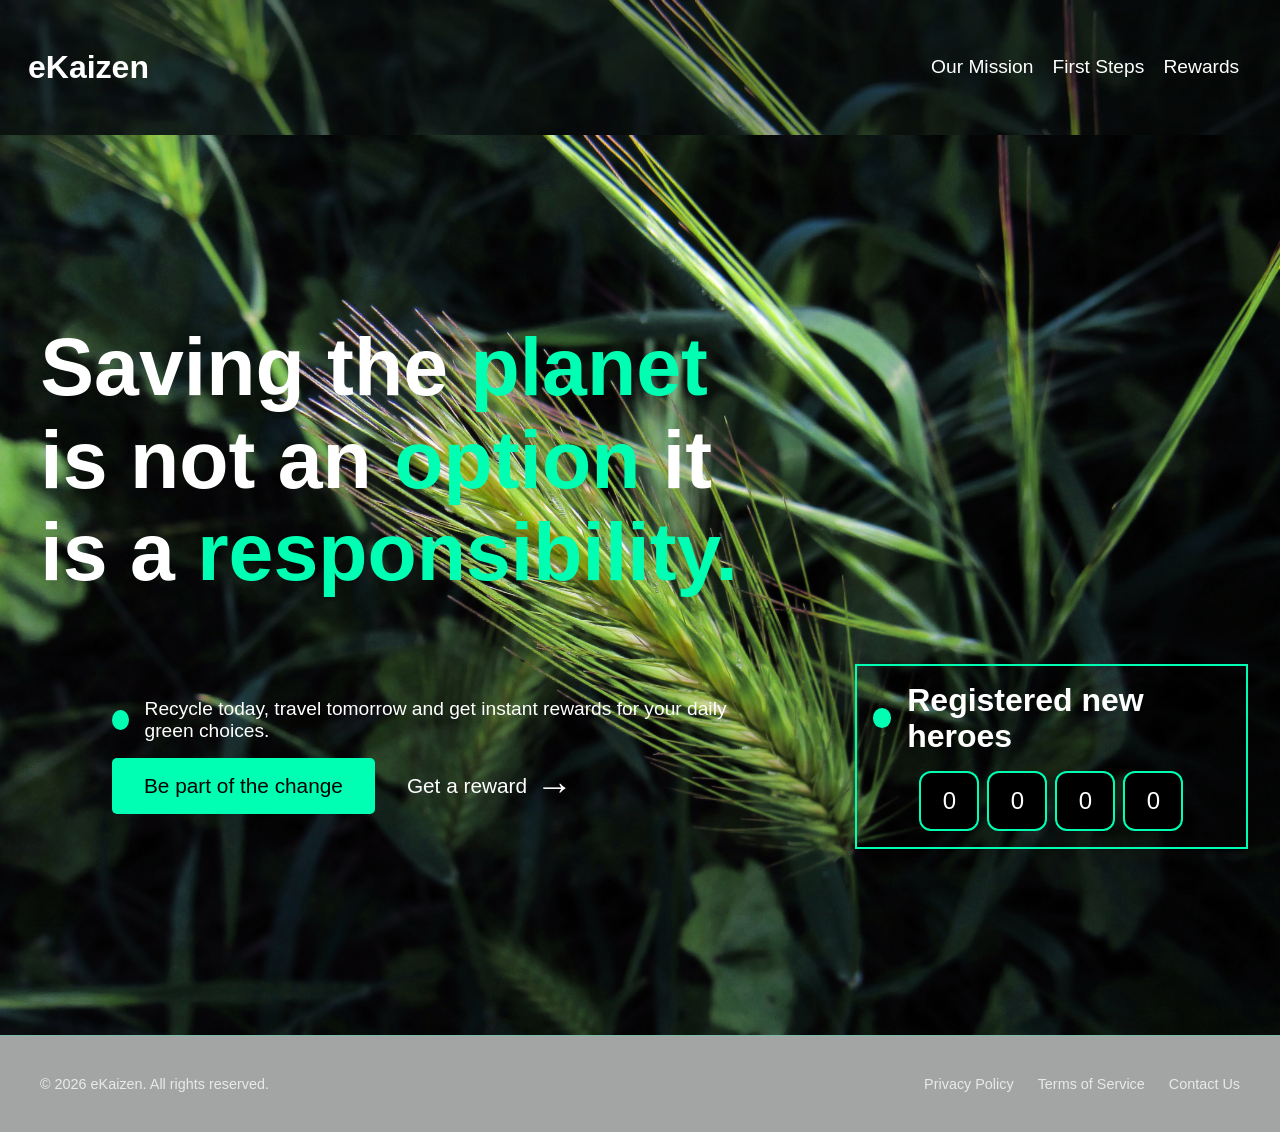
<file: frontend/index.html>
<!doctype html>
<html lang="en">
  <head>
    <meta charset="UTF-8" />
    <meta name="viewport" content="width=device-width, initial-scale=1.0" />
    <!-- links to the style sheet and script -->
    <link rel="stylesheet" href="assets/css/style.css" />
    <link rel="stylesheet" href="assets/css/normalize.css" />
    <title>eKaizen</title>
  </head>
  <body>
    <header class="hero">
      <div class="herocontainer">
        <h1 class="hero_title">eKaizen</h1>

        <nav class="hero_navbar">
          <a class="nav-link" class="linkHover" href="#">Our Mission</a>
          <a class="nav-link" class="linkHover" href="#">First Steps</a>
          <a class="nav-link" class="linkHover" href="#">Rewards</a>
        </nav>
      </div>
    </header>

    <main class="main">
      <div class="maincontainer">
        <div class="title_main_container">
          <h1 class="main_title">
            Saving the <span class="keyword">planet</span> is not an
            <span class="keyword">option</span> it is a
            <span class="keyword">responsibility.</span>
          </h1>
        </div>

        <div class="main_content">
          <div class="aside_content">
            <div class="aside_intro">
              <span class="bullet"></span>
              <p class="main_text">
                Recycle today, travel tomorrow and get instant rewards for your
                daily green choices.
              </p>
            </div>

            <div class="asside_bottom">
              <button class="btn_main">
                <a href="#" class="btn_main_link">Be part of the change</a>
              </button>
              <a href="#" class="reward_link">
                Get a reward <span class="reward_arrow" aria-hidden="true">→</span>
              </a>
            </div>
          </div>

          <div class="counter_container">
            <div class="txt_counter">
              <span class="bullet"></span>
              <h2 class="counter_title">Registered new heroes</h2>
            </div>

            <div class="digits">
              <span class="digit" id="digit1">0</span>
              <span class="digit" id="digit2">0</span>
              <span class="digit" id="digit3">0</span>
              <span class="digit" id="digit3">0</span>
            </div>
          </div>
        </div>
      </div>
    </main>

    <footer class="footer">
      <div class="footer_inner">
        <p class="footer_copyright">© 2026 eKaizen. All rights reserved.</p>
        <nav class="footer_links" aria-label="Footer">
          <a href="#">Privacy Policy</a>
          <a href="#">Terms of Service</a>
          <a href="#">Contact Us</a>
        </nav>
      </div>
    </footer>
  </body>
</html>
</file>
<file: frontend/assets/css/style.css>
/*the fonts are included in the fonts folder*/

:root{
    --background-color: #0c101260;
    --shineGreen-color: #00ffb2;
    --darkGreen-color: #108966;
}
*{
    margin: 0;
    padding: 0;    
    box-sizing: border-box; 
}

html{
    overscroll-behavior-y: none;
}

h1{
    color: white;
}

body{
    background-image: url(../img/bg.webp);
    background-size: cover;
    background-position: cover;
    background-attachment: fixed;
    object-fit: cover;
    background-repeat: no-repeat;
    background-size: cover;
    height: 100vh;
}

/*hero section*/
.hero{
    width: 100%;
    height: 15vh;
    display: flex;
    flex-direction: column;
    justify-content: center;
    align-items: center;
    padding:.5em;
    background-color: var(--background-color);
}

.herocontainer{
    width: 100%;
    height: 100%;
    display: flex;
    justify-content: space-between;
    align-items: center;
    padding: 0px 20px;
}

.hero_title{
    font-size: 2rem;
    color: white;
    font-family: 'Poppins', sans-serif;
}

.hero_navbar{
    display: flex;
    justify-content: space-around;
    align-items: center;
    padding: .2em;
}

.nav-link{
    text-decoration: none;
    color: white;
    font-family: 'Poppins', sans-serif;
    font-size: 1.2rem;
    padding: .5em;
    transition: all 0.02s ease-in-out;
}

.nav-link:hover{
    text-decoration: underline;
    color: var(--special-text-color);
    transform: scale(1.02);
}
/*main section*/
.main{
    width: 100%;
    min-height: 100vh;
    background-image: url(../img/bg.jpg);
    background-size: cover;
    background-position: center;
    display: flex;
    justify-content: center;
    align-items: center;
}
.maincontainer{
    width: 100%;
    display: flex;
    flex-direction: column;
    align-items: center;
}
.title_main_container{
    position: relative;
    z-index: 3;
    min-width: 1100px;
    width: 100%;
}
.main_title{
    font-size: clamp(5rem, 6.3vw, 6.5rem);
    color: white;
    font-family: 'Poppins', sans-serif;
    text-align: left;
    padding:0 6em 0.8em .5em;
    margin-top: 0;
    margin-bottom: 0;
}

.keyword{
    color: var(--shineGreen-color);
}

.main_content{
    width: 100%;
    position: relative;
    padding-right: 2em;
    padding-left: 2em;
    display: flex;
    flex-direction: row;
    align-items: center;
    justify-content: flex-start;
    gap: 4vw;
}

.aside_content{
    display: flex;
    flex-direction: column;
    align-items: flex-start;
    gap: 1em;
    padding-left: 5em ;
}

.aside_intro{
    width: 90%;
    display: flex;
    flex-direction: row;
    align-items: center;
    gap: 1em;
}
.bullet{
    display:inline-block;
    width: 20px;
    height: 20px;
    border-radius: 50%;
    background-color: var(--shineGreen-color);
}

.main_text{
    color: white;
    font-family: 'Poppins', sans-serif;
    font-size: 1.2rem;
    text-align: left;
}

.asside_bottom{
    display: flex;
    flex-direction: row;
    justify-content: flex-start;
    align-items: center;
    gap: 2em;
}

.btn_main{
    background-color: var(--shineGreen-color);
    border: none;
    padding: 1em 2em;
    border-radius: 5px;
    transition: all 0.2s ease-in-out;
}

.btn_main_link{
    text-decoration: none;
    color: black;
    font-family: 'Poppins', sans-serif;
    font-size: 1.3rem;
}

.reward_link{
    display: inline-flex;
    align-items: center;
    gap: 0.4em;
    text-decoration: none;
    color: white;
    font-family: 'Poppins', sans-serif;
    font-size: 1.3rem;
}

.reward_arrow{
    font-size: 1.8em;
    line-height: 1;
}

.reward_link:hover{
    text-decoration: underline;
}

.btn_main:hover{
    background-color: var(--darkGreen-color);
}

.counter_container{
    border: 2px solid var(--shineGreen-color);
    height: 100%;
    display: flex;
    flex-direction: column;
    align-items: flex-start;
    gap: 1em;
    padding: 1em;
}

.txt_counter{
    display: flex;
    flex-direction: row;
    justify-content: flex-start;
    align-items: center;
    gap: 1em;
}

.counter_title{
    color: white;
    font-family: 'Poppins', sans-serif;
    font-size: 2rem;
    text-align: left;
}

.digits{
    display: flex;
    width: 100%;
    justify-content: center;
    gap: 0.5em;
}

.digit{
    display: flex;
    align-items: center;
    justify-content: center;
    width: 2.5em;
    height: 2.5em;
    border: 2px solid var(--shineGreen-color);
    border-radius: 0.5em;
    color: white;
    font-family: 'Poppins', sans-serif;
    background-color: black;
    font-size: 1.5rem;
}


/*footer section*/
.footer{
    width: 100%;
    padding: 1.5rem 2rem;
    background-color: var(--background-color);
    border-top: 1px solid rgba(0, 255, 178, 0.25);
}

.footer_inner{
    width: min(100%, 1200px);
    min-height: 3rem;
    margin: 0 auto;
    display: flex;
    justify-content: space-between;
    align-items: center;
    gap: 1.5rem;
}

.footer_copyright,
.footer_links a{
    color: rgba(255, 255, 255, 0.75);
    font-family: 'Poppins', sans-serif;
    font-size: 0.9rem;
}

.footer_links{
    display: flex;
    flex-wrap: wrap;
    justify-content: center;
    gap: 1.5rem;
}

.footer_links a{
    text-decoration: none;
    transition: color 0.2s ease-in-out;
}

.footer_links a:hover,
.footer_links a:focus-visible{
    color: var(--shineGreen-color);
}

@media (max-width: 600px){
    .footer_inner{
        flex-direction: column;
        text-align: center;
        gap: 0.75rem;
    }

    .footer_links{
        gap: 0.75rem 1rem;
    }
}

/*Responsive Design...*/
</file>
